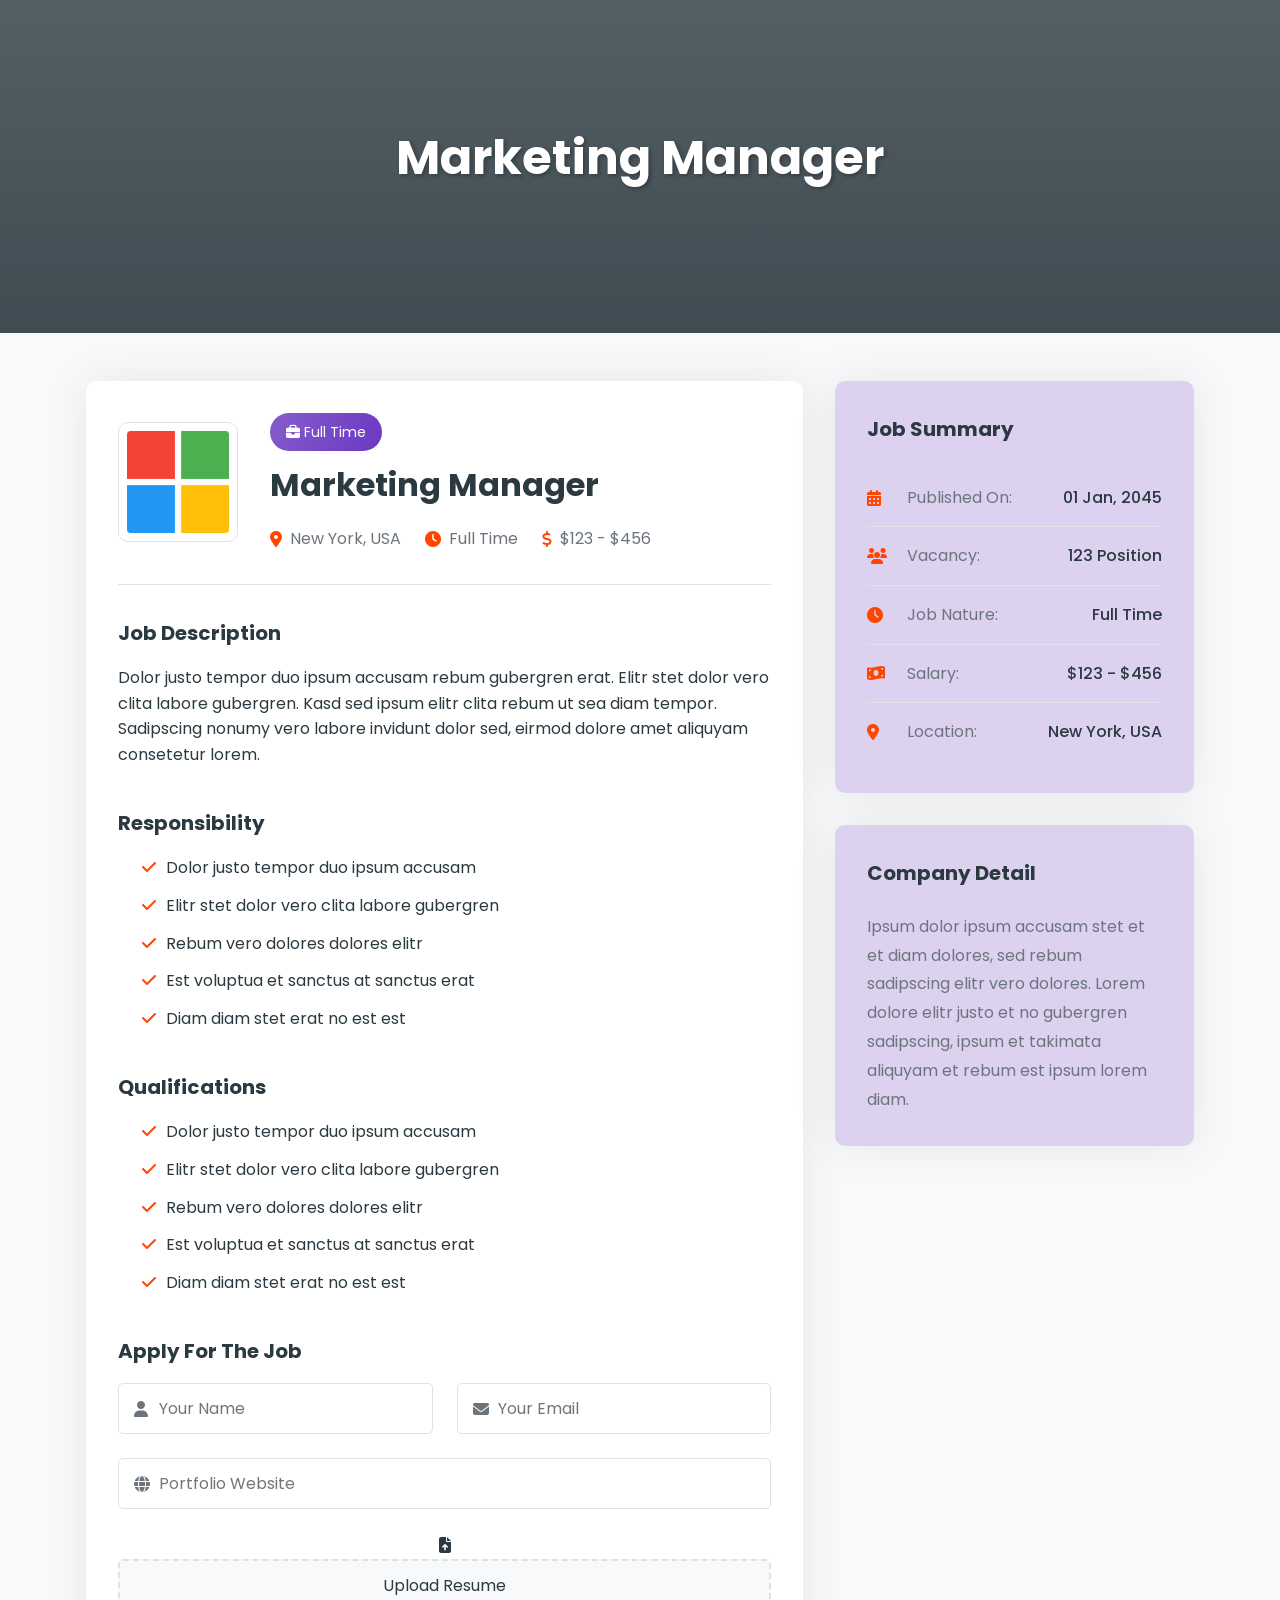
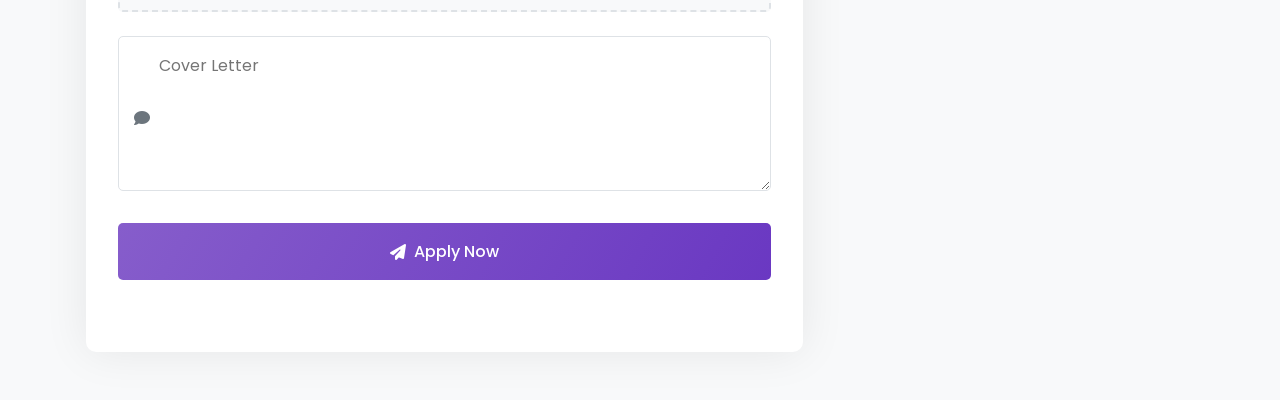
<file: jobs open pagge.html>
<!DOCTYPE html>
<html lang="en">
<head>
    <meta charset="UTF-8">
    <meta name="viewport" content="width=device-width, initial-scale=1.0">
    <title>Job Detail - Marketing Manager</title>
    <link rel="stylesheet" href="assets/css/job-det.css">
    <link rel="stylesheet" href="https://cdnjs.cloudflare.com/ajax/libs/font-awesome/6.5.1/css/all.min.css">
    <link href="https://fonts.googleapis.com/css2?family=Poppins:wght@400;500;600;700&display=swap" rel="stylesheet">
</head>
<body>
    <header class="page-header">
        <div class="header-overlay"></div>
        <div class="container">
            <div class="header-content">
                <h1>Marketing Manager</h1>
                
            </div>
        </div>
    </header>

    <main class="container">
        <div class="job-grid">
            <div class="job-content">
                <div class="job-header">
                    <img src="assets/img/microsoft.png" alt="Company Logo" class="company-logo">
                    <div class="job-title">
                        <span class="badge"><i class="fas fa-briefcase"></i> Full Time</span>
                        <h2>Marketing Manager</h2>
                        <div class="job-meta">
                            <span><i class="fas fa-map-marker-alt"></i> New York, USA</span>
                            <span><i class="fas fa-clock"></i> Full Time</span>
                            <span><i class="fas fa-dollar-sign"></i> $123 - $456</span>
                        </div>
                    </div>
                </div>

                <section class="job-section">
                    <h3> Job Description</h3>
                    <p>Dolor justo tempor duo ipsum accusam rebum gubergren erat. Elitr stet dolor vero clita labore gubergren. Kasd sed ipsum elitr clita rebum ut sea diam tempor. Sadipscing nonumy vero labore invidunt dolor sed, eirmod dolore amet aliquyam consetetur lorem.</p>
                </section>

                <section class="job-section">
                    <h3></i> Responsibility</h3>
                    <ul>
                        <li>Dolor justo tempor duo ipsum accusam</li>
                        <li>Elitr stet dolor vero clita labore gubergren</li>
                        <li>Rebum vero dolores dolores elitr</li>
                        <li>Est voluptua et sanctus at sanctus erat</li>
                        <li>Diam diam stet erat no est est</li>
                    </ul>
                </section>

                <section class="job-section">
                    <h3> Qualifications</h3>
                    <ul>
                        <li>Dolor justo tempor duo ipsum accusam</li>
                        <li>Elitr stet dolor vero clita labore gubergren</li>
                        <li>Rebum vero dolores dolores elitr</li>
                        <li>Est voluptua et sanctus at sanctus erat</li>
                        <li>Diam diam stet erat no est est</li>
                    </ul>
                </section>

                <section class="job-section">
                    <h3></i> Apply For The Job</h3>
                    <form class="apply-form">
                        <div class="form-grid">
                            <div class="form-group">
                                <i class="fas fa-user"></i>
                                <input type="text" placeholder="Your Name" required>
                            </div>
                            <div class="form-group">
                                <i class="fas fa-envelope"></i>
                                <input type="email" placeholder="Your Email" required>
                            </div>
                        </div>
                        <div class="form-group">
                            <i class="fas fa-globe"></i>
                            <input type="url" placeholder="Portfolio Website">
                        </div>
                        <div class="file-input">
                            <i class="fas fa-file-upload"></i>
                            <input type="file" id="resume" accept=".pdf,.doc,.docx">
                            <label for="resume">Upload Resume</label>
                        </div>
                        <div class="form-group">
                            <i class="fas fa-comment"></i>
                            <textarea placeholder="Cover Letter" rows="5"></textarea>
                        </div>
                        <button type="submit"><i class="fas fa-paper-plane"></i> Apply Now</button>
                    </form>
                </section>
            </div>

            <aside class="job-sidebar">
                <div class="summary-card">
                    <h3> Job Summary</h3>
                    <ul>
                        <li>
                            <i class="fas fa-calendar-alt"></i>
                            <span>Published On:</span>
                            <span>01 Jan, 2045</span>
                        </li>
                        <li>
                            <i class="fas fa-users"></i>
                            <span>Vacancy:</span>
                            <span>123 Position</span>
                        </li>
                        <li>
                            <i class="fas fa-clock"></i>
                            <span>Job Nature:</span>
                            <span>Full Time</span>
                        </li>
                        <li>
                            <i class="fas fa-money-bill-wave"></i>
                            <span>Salary:</span>
                            <span>$123 - $456</span>
                        </li>
                        <li>
                            <i class="fas fa-map-marker-alt"></i>
                            <span>Location:</span>
                            <span>New York, USA</span>
                        </li>
                    </ul>
                </div>

                <div class="company-card">
                    <h3> Company Detail</h3>
                    <p>Ipsum dolor ipsum accusam stet et et diam dolores, sed rebum sadipscing elitr vero dolores. Lorem dolore elitr justo et no gubergren sadipscing, ipsum et takimata aliquyam et rebum est ipsum lorem diam.</p>
                </div>
            </aside>
        </div>
    </main>
</body>
</html>
</file>
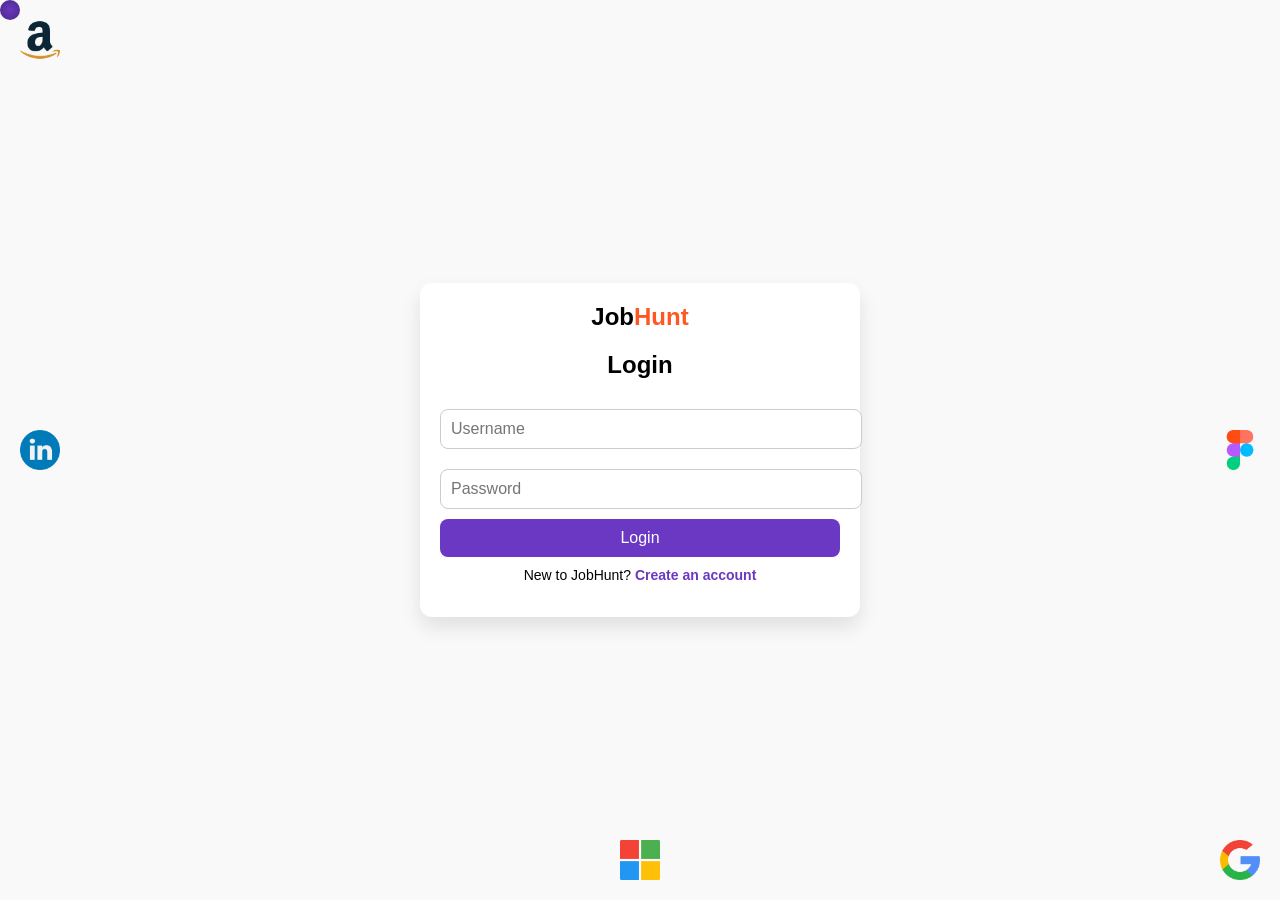
<file: login.html>
<!DOCTYPE html>
<html lang="en">

<head>
    <meta charset="UTF-8">
    <meta name="viewport" content="width=device-width, initial-scale=1.0">
    <title>JobHunt - Login</title>
    <link rel="stylesheet" href="login&signup.css">
    <script src="https://cdnjs.cloudflare.com/ajax/libs/gsap/3.12.2/gsap.min.js"></script>
</head>

<body>
    <div class="company-logo" id="logo1">
        <img src="assets/amazon.png" alt="Company Logo 1">
        <span class="company-name">amazon</span>
    </div>
    <div class="company-logo" id="logo2">
        <img src="assets/google.png" alt="Company Logo 2">
        <span class="company-name">Google</span>
    </div>
    <div class="company-logo" id="logo3">
        <img src="assets/figma.png" alt="Company Logo 3">
        <span class="company-name">Figma</span>
    </div>
    <div class="company-logo" id="logo4">
        <img src="assets/microsoft.png" alt="Company Logo 4">
        <span class="company-name">Microsoft</span>
    </div>
    <div class="company-logo" id="logo5">
        <img src="assets/linkedin.png" alt="Company Logo 5">
        <span class="company-name">LinkedIn</span>
    </div>
    <div class="company-logo" id="logo6">
        <img src="assets/google.png" alt="Company Logo 6">
        <span class="company-name">Google</span>
    </div>

    <div class="container" id="login-container">
        <div class="logo">Job<span>Hunt</span></div>
        <div class="form" id="login-form">
            <h2>Login</h2>
            <form>
                <input type="text" placeholder="Username" required>
                <input type="password" placeholder="Password" required>
                <button type="submit">Login</button>
            </form>
            <p>New to JobHunt? <a href="signup.html">Create an account</a></p>
        </div>
    </div>

    <div id="ball" class="ball"></div>
    <script src="landsup.js"></script>
</body>

</html>
</file>
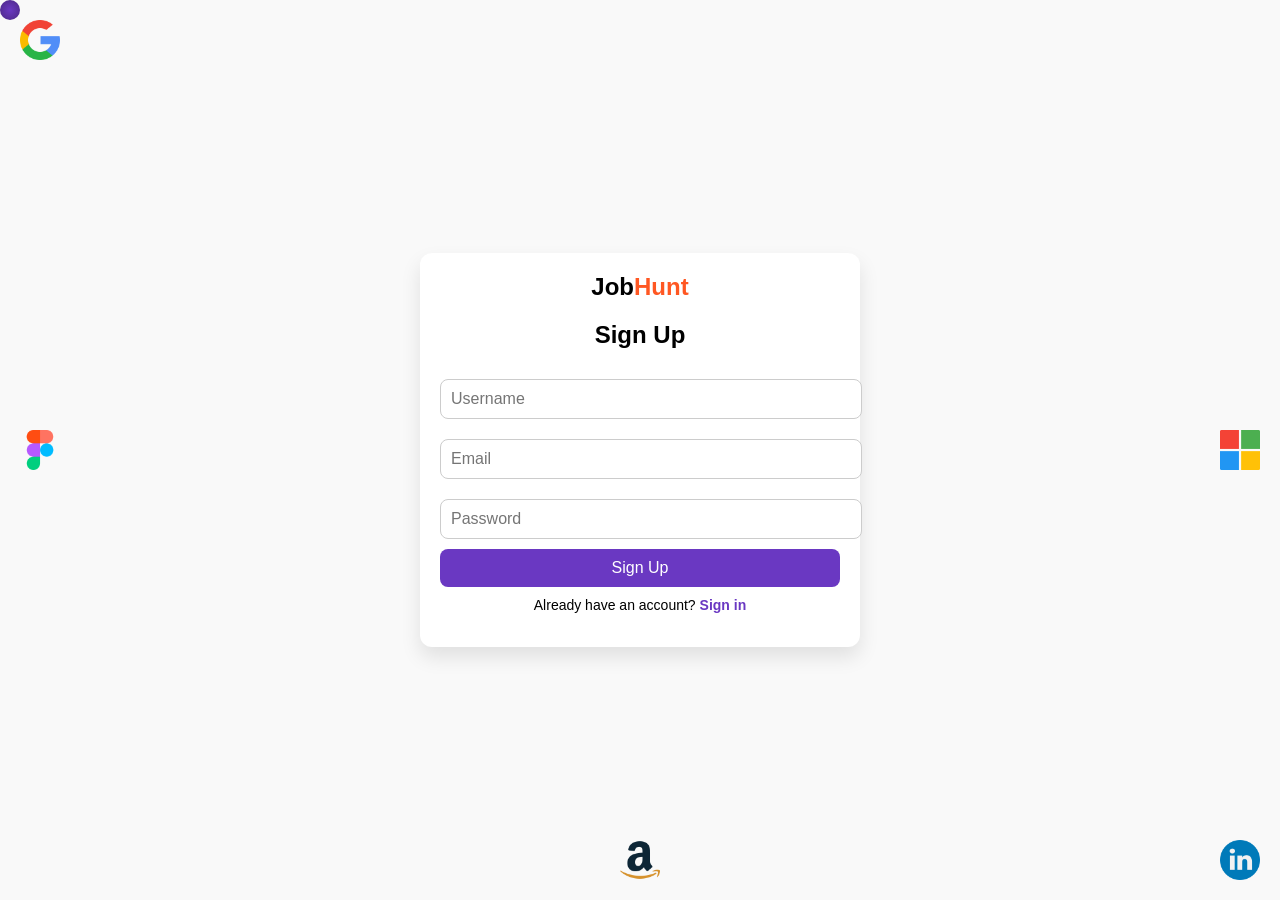
<file: signup.html>
<!DOCTYPE html>
<html lang="en">

<head>
    <meta charset="UTF-8">
    <meta name="viewport" content="width=device-width, initial-scale=1.0">
    <title>JobHunt - Sign Up</title>
    <link rel="stylesheet" href="login&signup.css">
    <script src="https://cdnjs.cloudflare.com/ajax/libs/gsap/3.12.2/gsap.min.js"></script>
</head>

<body>
    <div class="company-logo" id="logo1">
        <img src="assets/google.png" alt="Company Logo 1">
        <span class="company-name">Google</span>
    </div>
    <div class="company-logo" id="logo2">
        <img src="assets/figma.png" alt="Company Logo 2">
        <span class="company-name">figma</span>
    </div>
    <div class="company-logo" id="logo3">
        <img src="assets/microsoft.png" alt="Company Logo 3">
        <span class="company-name">Microsoft</span>
    </div>
    <div class="company-logo" id="logo4">
        <img src="assets/amazon.png" alt="Company Logo 4">
        <span class="company-name">Amazon</span>
    </div>
    <div class="company-logo" id="logo5">
        <img src="assets/figma.png" alt="Company Logo 5">
        <span class="company-name">Figma</span>
    </div>
    <div class="company-logo" id="logo6">
        <img src="assets/linkedin.png" alt="Company Logo 6">
        <span class="company-name">LinkedIn</span>
    </div>

    <div class="container" id="signup-container">
        <div class="logo">Job<span>Hunt</span></div>
        <div class="form" id="signup-form">
            <h2>Sign Up</h2>
            <form>
                <input type="text" placeholder="Username" required>
                <input type="email" placeholder="Email" required>
                <input type="password" placeholder="Password" required>
                <button type="submit">Sign Up</button>
            </form>
            <p>Already have an account? <a href="login.html">Sign in</a></p>
        </div>
    </div>

    <div id="ball" class="ball"></div>
    <script src="landsup.js"></script>
</body>

</html>
</file>
<file: assets/css/job-det.css>
:root {
    --primary: orangered;
    --primary-dark: #6a38c2;
    --secondary: #2b3940;
    --accent: #ff6b6b;
    --accent-dark: #ff5252;
    --light: #f8f9fa;
    --dark: #1c2024;
    --gray: #6c757d;
    --border: #dee2e6;
    --white: #ffffff;
    --shadow: 0 0 45px rgba(0, 0, 0, 0.08);
    --gradient: linear-gradient(120deg, #865dcb, #6a38c2);
  }
  
  * {
    margin: 0;
    padding: 0;
    box-sizing: border-box;
    font-family: "Poppins", sans-serif;
  }
  
  body {
    line-height: 1.6;
    color: var(--secondary);
    background-color: var(--light);
  }
  
  .container {
    max-width: 1140px;
    margin: 0 auto;
    padding: 0 1rem;
  }
  
  /* Header Styles */
  .page-header {
    position: relative;
    background: url("https://images.unsplash.com/photo-1497215728101-856f4ea42174?ixlib=rb-1.2.1&auto=format&fit=crop&w=1950&q=80")
      center / cover;
    padding: 120px 0;
    margin-bottom: 3rem;
    color: var(--white);
    text-align: center;
  }
  
  .header-overlay {
    position: absolute;
    top: 0;
    left: 0;
    right: 0;
    bottom: 0;
    background: linear-gradient(rgba(43, 57, 64, 0.8), rgba(43, 57, 64, 0.9));
  }
  
  .header-content {
    position: relative;
    z-index: 1;
  }
  
  .page-header h1 {
    font-size: 3rem;
    font-weight: 700;
    margin-bottom: 1rem;
    text-shadow: 2px 2px 4px rgba(0, 0, 0, 0.3);
  }
  
  .breadcrumb {
    display: flex;
    justify-content: center;
    align-items: center;
    gap: 0.75rem;
    font-size: 1rem;
  }
  
  .breadcrumb a {
    color: var(--white);
    text-decoration: none;
    transition: color 0.3s;
  }
  
  .breadcrumb a:hover {
    color: var(--primary);
  }
  
  .breadcrumb i {
    font-size: 0.75rem;
  }
  
  /* Job Grid Layout */
  .job-grid {
    display: grid;
    grid-template-columns: 2fr 1fr;
    gap: 2rem;
    margin-bottom: 3rem;
  }
  
  /* Job Content Styles */
  .job-content {
    background: var(--white);
    padding: 2rem;
    border-radius: 10px;
    box-shadow: var(--shadow);
  }
  
  .job-header {
    display: flex;
    gap: 2rem;
    margin-bottom: 2rem;
    padding-bottom: 2rem;
    border-bottom: 1px solid var(--border);
  }
  
  .company-logo {
    width: 120px;
    height: 120px;
    border-radius: 10px;
    object-fit: cover;
    border: 1px solid var(--border);
    padding: 0.5rem;
    margin: 1vh 0;
  }
  
  .badge {
    display: inline-block;
    padding: 0.5rem 1rem;
    background: var(--gradient);
    color: var(--white);
    border-radius: 50px;
    font-size: 0.875rem;
    margin-bottom: 0.5rem;
  }
  
  .job-title h2 {
    font-size: 2rem;
    color: var(--secondary);
    margin-bottom: 1rem;
  }
  
  .job-meta {
    display: flex;
    gap: 1.5rem;
    color: var(--gray);
    flex-wrap: wrap;
  }
  .job-meta span i{
    color:var(--primary)
  }
  
  .job-meta span {
    display: flex;
    align-items: center;
    gap: 0.5rem;
  }
  
  /* Job Sections */
  .job-section {
    margin-bottom: 2.5rem;
  }
  
  .job-section h3 {
    color: var(--secondary);
    font-size: 1.25rem;
    margin-bottom: 1rem;
    display: flex;
    align-items: center;
    gap: 0.5rem;
  }
  
 
  
  .job-section ul {
    list-style: none;
    padding-left: 1.5rem;
  }
  
  .job-section ul li {
    position: relative;
    padding-left: 1.5rem;
    margin-bottom: 0.75rem;
  }
  
  .job-section ul li::before {
    content: "\f00c";
    font-family: "Font Awesome 6 Free";
    font-weight: 900;
    position: absolute;
    left: 0;
    color: var(--primary);
  }
  
  /* Form Styles */
  .apply-form {
    display: flex;
    flex-direction: column;
    gap: 1.5rem;
  }
  
  .form-grid {
    display: grid;
    grid-template-columns: 1fr 1fr;
    gap: 1.5rem;
  }
  
  .form-group {
    position: relative;
  }
  
  .form-group i {
    position: absolute;
    left: 1rem;
    top: 50%;
    transform: translateY(-50%);
    color: var(--gray);
  }
  
  .form-group input,
  .form-group textarea {
    width: 100%;
    padding: 0.75rem 1rem 0.75rem 2.5rem;
    border: 1px solid var(--border);
    border-radius: 5px;
    font-size: 1rem;
    transition: border-color 0.3s;
  }
  
  .form-group textarea {
    padding-top: 1rem;
  }
  
  .form-group input:focus,
  .form-group textarea:focus {
    outline: none;
    border-color: var(--primary);
  }
  
  .file-input {
    position: relative;
    text-align: center;
  }
  
  .file-input input[type="file"] {
    position: absolute;
    width: 100%;
    height: 100%;
    opacity: 0;
    cursor: pointer;
  }
  
  .file-input label {
    display: flex;
    align-items: center;
    justify-content: center;
    gap: 0.5rem;
    padding: 0.75rem 1.5rem;
    background: var(--light);
    border: 2px dashed var(--border);
    border-radius: 5px;
    cursor: pointer;
    transition: all 0.3s;
  }
  
  .file-input:hover label {
    border-color: var(--primary);
    color: var(--primary);
  }
  
  .apply-form button {
    background: var(--gradient);
    color: var(--white);
    padding: 1rem 2rem;
    border: none;
    border-radius: 5px;
    font-size: 1rem;
    font-weight: 500;
    cursor: pointer;
    transition: transform 0.3s;
    display: flex;
    align-items: center;
    justify-content: center;
    gap: 0.5rem;
  }
  
  .apply-form button:hover {
    transform: translateY(-2px);
  }
  
  /* Sidebar Styles */
  .job-sidebar > div {
    background: rgba(106, 56, 194,0.2);

    padding: 2rem;
    border-radius: 10px;
    box-shadow: var(--shadow);
    margin-bottom: 2rem;
  }
  
  .job-sidebar h3 {
    color: var(--secondary);
    font-size: 1.25rem;
    margin-bottom: 1.5rem;
    display: flex;
    align-items: center;
    gap: 0.5rem;
  }
  
  

  
  .summary-card ul {
    list-style: none;
  }
  
  .summary-card li {
    display: flex;
    align-items: center;
    padding: 1rem 0;
    border-bottom: 1px solid var(--border);
  }
  
  .summary-card li:last-child {
    border-bottom: none;
  }
  
  .summary-card li i {
    width: 1.5rem;
    color:orangered;
    margin-right: 1rem;
  }
  
  .summary-card li span:first-of-type {
    color: var(--gray);
    margin-right: auto;
  }
  
  .summary-card li span:last-child {
    font-weight: 500;
  }
  
  .company-card p {
    color: var(--gray);
    line-height: 1.8;
  }
  
  /* Responsive Design */
  @media (max-width: 992px) {
    .job-grid {
      grid-template-columns: 1fr;
    }
  
    .page-header {
      padding: 80px 0;
    }
  
    .page-header h1 {
      font-size: 2.5rem;
    }
  }
  
  @media (max-width: 768px) {
    .form-grid {
      grid-template-columns: 1fr;
    }
  
    .job-header {
      flex-direction: column;
      align-items: center;
      text-align: center;
      gap: 1rem;
    }
  
    .job-meta {
      justify-content: center;
    }
  
    .page-header h1 {
      font-size: 2rem;
    }
  
    .breadcrumb {
      flex-wrap: wrap;
    }
  }
  
  @media (max-width: 576px) {
    .job-content,
    .job-sidebar > div {
      padding: 1.5rem;
    }
  
    .job-title h2 {
      font-size: 1.5rem;
    }
  }
</file>
<file: login&signup.css>
body {
    font-family: Arial, sans-serif;
    background-color: #f9f9f9;
    margin: 0;
    padding: 0;
    display: flex;
    justify-content: center;
    align-items: center;
    min-height: 100vh;
    overflow: hidden;
  }
  
  .container {
    width: 90%;
    max-width: 400px;
    background-color: #fff;
    border-radius: 12px;
    box-shadow: 0 10px 20px rgba(0, 0, 0, 0.1);
    overflow: visible;
    padding: 20px;
    text-align: center;
    position: relative;
  }
  
  .company-logo {
    position: absolute;
    width: 40px;
    height: 40px;
    animation: float 3s ease-in-out infinite;
    cursor: pointer;
  }
  
  .company-logo img {
    width: 100%;
    height: 100%;
    object-fit: contain;
  }
  
  .company-name {
    position: absolute;
    background-color: rgba(0, 0, 0, 0.7);
    color: white;
    padding: 5px 10px;
    border-radius: 5px;
    font-size: 12px;
    opacity: 0;
    transition: opacity 0.3s ease;
    pointer-events: none;
    white-space: nowrap;
  }
  
  .company-logo:hover .company-name {
    opacity: 1;
  }
  
  #logo1 {
    top: 20px;
    left: 20px;
  }
  #logo2 {
    top: 50%;
    left: 50%;
    transform: translate(-50%, -50%);
  }
  #logo3 {
    top: 50%;
    right: 20px;
    transform: translateY(-50%);
  }
  #logo4 {
    bottom: 20px;
    left: 50%;
    transform: translateX(-50%);
  }
  #logo5 {
    top: 50%;
    left: 20px;
    transform: translateY(-50%);
  }
  #logo6 {
    bottom: 20px;
    right: 20px;
  }
  
  @keyframes float {
    0% {
      transform: translate(0, 0);
    }
    50% {
      transform: translate(0, -10px);
    }
    100% {
      transform: translate(0, 0);
    }
  }
  
  .logo {
    font-size: 24px;
    font-weight: bold;
    margin-bottom: 20px;
  }
  
  .logo span {
    color: #6a38c2;
  }
  
  .logo span:last-child {
    color: #ff5722;
  }
  
  .form input {
    width: 100%;
    padding: 10px;
    margin: 10px 0;
    border: 1px solid #ccc;
    border-radius: 8px;
    font-size: 16px;
  }
  
  .form button {
    width: 100%;
    padding: 10px;
    background-color: #6a38c2;
    color: #fff;
    border: none;
    border-radius: 8px;
    font-size: 16px;
    cursor: pointer;
    transition: background-color 0.3s ease;
  }
  
  .form button:hover {
    background-color: #572fa3;
  }
  
  .form p {
    margin-top: 10px;
    font-size: 14px;
  }
  
  .form p a {
    color: #6a38c2;
    text-decoration: none;
    font-weight: bold;
  }
  
  .ball {
    position: fixed;
    width: 20px;
    height: 20px;
    background: radial-gradient(circle, #6a38c2, #4a2882);
    border-radius: 50%;
    pointer-events: none;
    z-index: 9999;
    
  }
  
  @media (max-width: 768px) {
    .container {
      width: 95%;
    }
  
    .company-logo {
      width: 30px;
      height: 30px;
    }
  }
</file>
